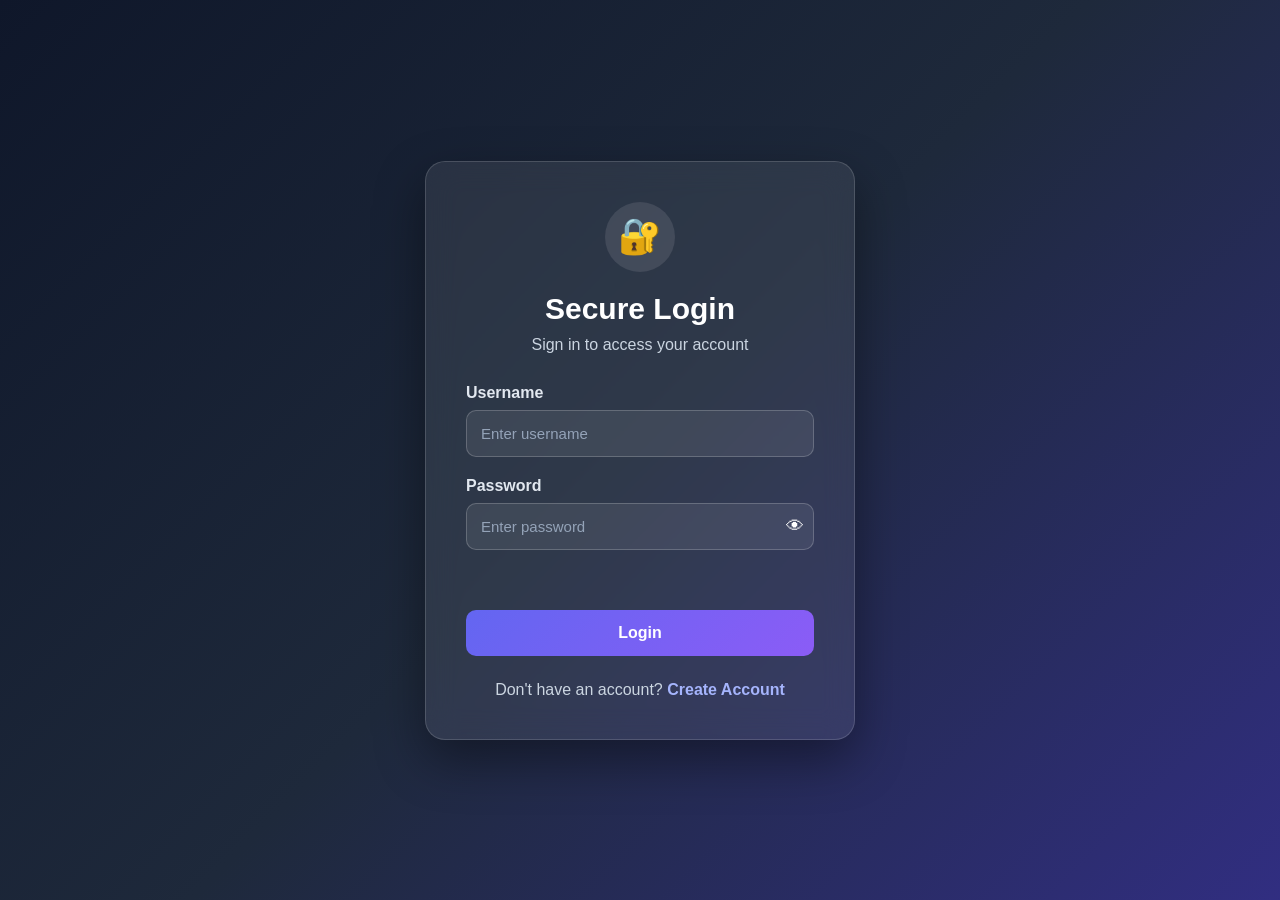
<file: index.html>
<!DOCTYPE html>
<html lang="en">
<head>
    <meta charset="UTF-8">
    <meta name="viewport" content="width=device-width, initial-scale=1.0">
    <title>Secure Login System</title>
    <link rel="stylesheet" href="style.css">
</head>

<body>

<div class="container">

    <div class="login-box">

        <div class="logo">
            🔐
        </div>

        <h1>Secure Login</h1>
        <p class="subtitle">Sign in to access your account</p>

        <form id="loginForm">

            <div class="input-group">
                <label for="loginUsername">Username</label>
                <input
                    type="text"
                    id="loginUsername"
                    placeholder="Enter username"
                    autocomplete="username"
                    required
                >
            </div>

            <div class="input-group">
                <label for="loginPassword">Password</label>

                <div class="password-box">
                    <input
                        type="password"
                        id="loginPassword"
                        placeholder="Enter password"
                        autocomplete="current-password"
                        required
                    >

                    <button type="button" id="toggleLoginPassword">
                        👁
                    </button>
                </div>
            </div>

            <div id="loginMessage" class="message"></div>

            <button type="submit" class="btn">
                Login
            </button>

        </form>

        <p class="register-link">
            Don't have an account?
            <a href="register.html">Create Account</a>
        </p>

    </div>

</div>

<script>
const loginForm = document.getElementById("loginForm");
const loginMessage = document.getElementById("loginMessage");

const toggleLoginPassword =
    document.getElementById("toggleLoginPassword");

const loginPassword =
    document.getElementById("loginPassword");


/* Show / Hide Password */
toggleLoginPassword.addEventListener("click", () => {

    if (loginPassword.type === "password") {
        loginPassword.type = "text";
        toggleLoginPassword.textContent = "🙈";
    } else {
        loginPassword.type = "password";
        toggleLoginPassword.textContent = "👁";
    }

});


/* Hash password using Web Crypto API */
async function hashPassword(password) {

    const encoder = new TextEncoder();

    const data = encoder.encode(password);

    const hashBuffer =
        await crypto.subtle.digest("SHA-256", data);

    const hashArray =
        Array.from(new Uint8Array(hashBuffer));

    return hashArray
        .map(byte => byte.toString(16).padStart(2, "0"))
        .join("");
}


/* Login */
loginForm.addEventListener("submit", async (event) => {

    event.preventDefault();

    const username =
        document.getElementById("loginUsername").value.trim();

    const password =
        loginPassword.value;

    loginMessage.textContent = "";
    loginMessage.className = "message";


    if (username.length < 3) {

        loginMessage.textContent =
            "Username must contain at least 3 characters.";

        loginMessage.classList.add("error");

        return;
    }


    if (password.length < 8) {

        loginMessage.textContent =
            "Password must contain at least 8 characters.";

        loginMessage.classList.add("error");

        return;
    }


    const storedUser =
        localStorage.getItem("secureUser");


    if (!storedUser) {

        loginMessage.textContent =
            "No account found. Please register first.";

        loginMessage.classList.add("error");

        return;
    }


    const user = JSON.parse(storedUser);

    const hashedPassword =
        await hashPassword(password);


    if (
        username === user.username &&
        hashedPassword === user.passwordHash
    ) {

        /*
         * Store only login state.
         * The password is NOT stored in sessionStorage.
         */
        sessionStorage.setItem(
            "loggedIn",
            "true"
        );

        sessionStorage.setItem(
            "username",
            user.username
        );

        sessionStorage.setItem(
            "loginTime",
            Date.now().toString()
        );


        loginMessage.textContent =
            "Login successful!";

        loginMessage.classList.add("success");


        setTimeout(() => {

            window.location.href =
                "dashboard.html";

        }, 800);

    } else {

        loginMessage.textContent =
            "Invalid username or password.";

        loginMessage.classList.add("error");

    }

});
</script>

</body>
</html>
</file>
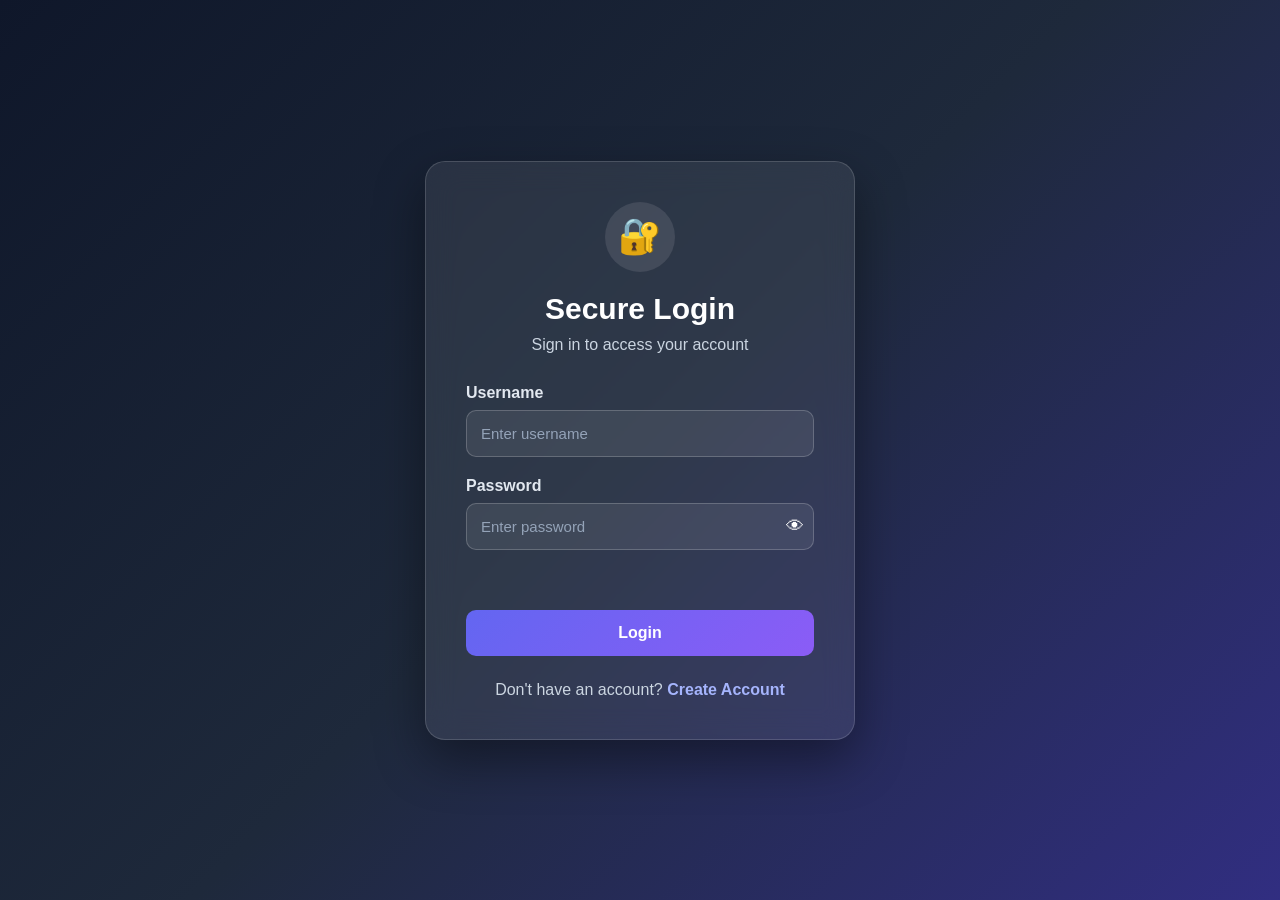
<file: dashboard.html>
<!DOCTYPE html>
<html lang="en">

<head>

    <meta charset="UTF-8">

    <meta
        name="viewport"
        content="width=device-width, initial-scale=1.0"
    >

    <title>Secure Dashboard</title>

    <link rel="stylesheet" href="style.css">

</head>

<body>

<div class="dashboard">

    <nav class="navbar">

        <div class="brand">
            🔐 Secure System
        </div>

        <button
            id="logoutButton"
            class="logout-btn"
        >
            Logout
        </button>

    </nav>


    <main class="dashboard-content">

        <div class="welcome-card">

            <div class="shield">
                🛡️
            </div>

            <h1>
                Welcome,
                <span id="username"></span>!
            </h1>

            <p>
                You have successfully logged into
                the secure dashboard.
            </p>

        </div>


        <div class="security-grid">

            <div class="security-card">

                <div class="card-icon">
                    🔒
                </div>

                <h3>
                    Password Protected
                </h3>

                <p>
                    Your password is hashed before
                    being stored.
                </p>

            </div>


            <div class="security-card">

                <div class="card-icon">
                    🛡️
                </div>

                <h3>
                    Input Validation
                </h3>

                <p>
                    User input is checked before
                    processing.
                </p>

            </div>


            <div class="security-card">

                <div class="card-icon">
                    🎫
                </div>

                <h3>
                    Session Management
                </h3>

                <p>
                    Your login session is maintained
                    until logout or expiration.
                </p>

            </div>

        </div>


        <div class="info-box">

            <h2>Security Status</h2>

            <div class="status">

                <span class="status-dot"></span>

                <span>
                    Session Active
                </span>

            </div>

            <p id="sessionTime"></p>

        </div>

    </main>

</div>


<script>

/* Check login */

const loggedIn =
    sessionStorage.getItem("loggedIn");


if (loggedIn !== "true") {

    window.location.href =
        "index.html";

}


/* Display username */

const username =
    sessionStorage.getItem("username");


document.getElementById(
    "username"
).textContent = username || "User";


/* Session timeout */

const loginTime =
    Number(
        sessionStorage.getItem(
            "loginTime"
        )
    );


const SESSION_DURATION =
    30 * 60 * 1000;


/* Check session expiration */

function checkSession() {

    if (
        !loginTime ||
        Date.now() - loginTime >
        SESSION_DURATION
    ) {

        sessionStorage.clear();

        alert(
            "Your session has expired. Please login again."
        );

        window.location.href =
            "index.html";

    }

}


/* Show remaining session time */

function updateSessionTime() {

    const remaining =
        SESSION_DURATION -
        (Date.now() - loginTime);


    if (remaining <= 0) {

        checkSession();

        return;

    }


    const minutes =
        Math.floor(
            remaining / 60000
        );


    const seconds =
        Math.floor(
            (remaining % 60000) / 1000
        );


    document.getElementById(
        "sessionTime"
    ).textContent =
        `Session expires in ${minutes}m ${seconds}s`;

}


setInterval(
    updateSessionTime,
    1000
);


updateSessionTime();


/* Logout */

document.getElementById(
    "logoutButton"
).addEventListener(
    "click",
    () => {

        sessionStorage.clear();

        window.location.href =
            "index.html";

    }
);

</script>

</body>
</html>
</file>
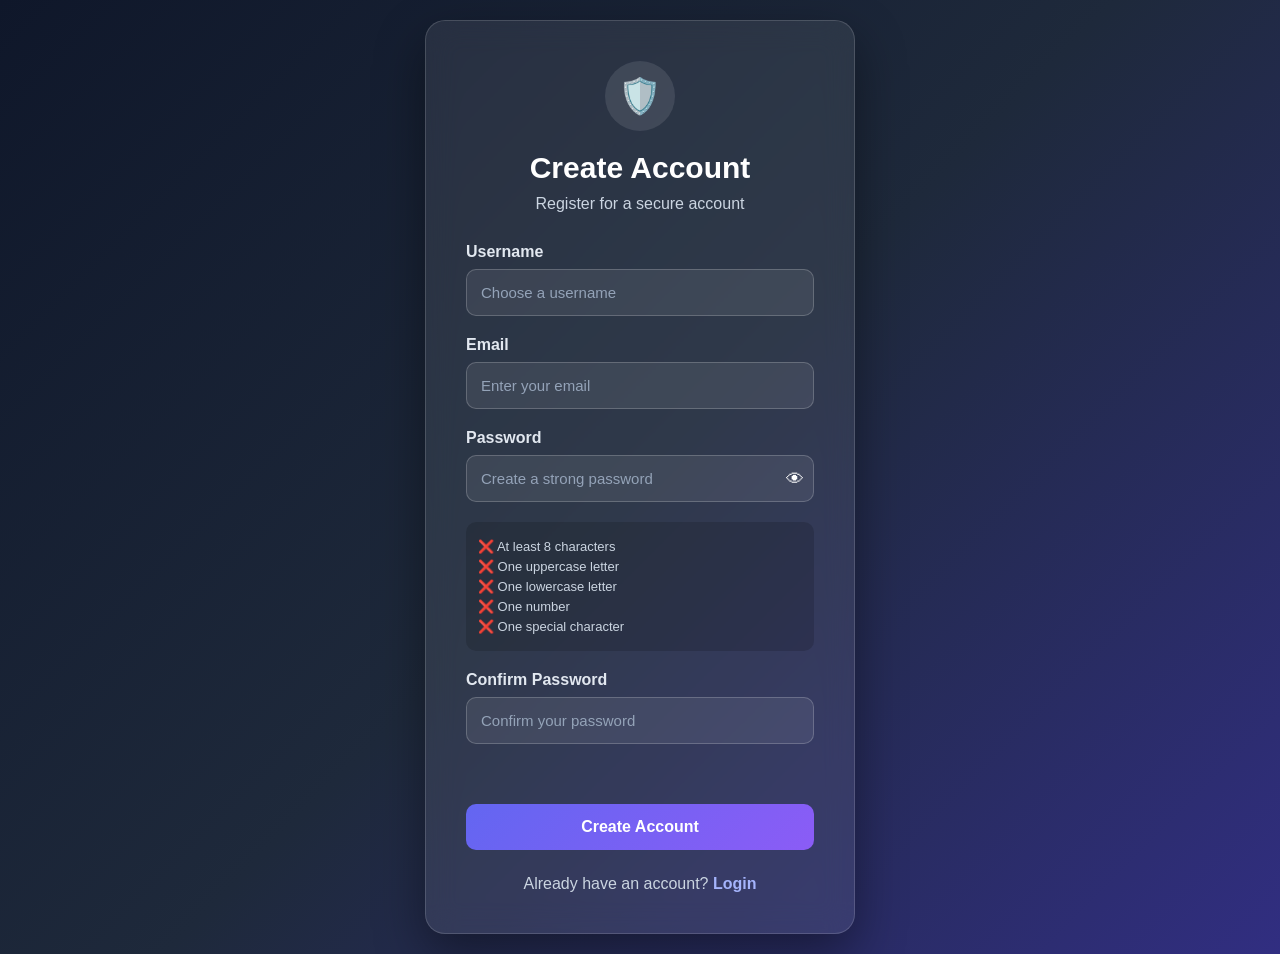
<file: register.html>
<!DOCTYPE html>
<html lang="en">

<head>

    <meta charset="UTF-8">

    <meta
        name="viewport"
        content="width=device-width, initial-scale=1.0"
    >

    <title>Create Account</title>

    <link rel="stylesheet" href="style.css">

</head>

<body>

<div class="container">

    <div class="login-box">

        <div class="logo">
            🛡️
        </div>

        <h1>Create Account</h1>

        <p class="subtitle">
            Register for a secure account
        </p>


        <form id="registerForm">

            <div class="input-group">

                <label for="username">
                    Username
                </label>

                <input
                    type="text"
                    id="username"
                    placeholder="Choose a username"
                    autocomplete="username"
                    required
                >

            </div>


            <div class="input-group">

                <label for="email">
                    Email
                </label>

                <input
                    type="email"
                    id="email"
                    placeholder="Enter your email"
                    autocomplete="email"
                    required
                >

            </div>


            <div class="input-group">

                <label for="password">
                    Password
                </label>

                <div class="password-box">

                    <input
                        type="password"
                        id="password"
                        placeholder="Create a strong password"
                        autocomplete="new-password"
                        required
                    >

                    <button
                        type="button"
                        id="togglePassword"
                    >
                        👁
                    </button>

                </div>

            </div>


            <!-- Password requirements -->

            <div class="requirements">

                <p id="length">
                    ❌ At least 8 characters
                </p>

                <p id="uppercase">
                    ❌ One uppercase letter
                </p>

                <p id="lowercase">
                    ❌ One lowercase letter
                </p>

                <p id="number">
                    ❌ One number
                </p>

                <p id="special">
                    ❌ One special character
                </p>

            </div>


            <div class="input-group">

                <label for="confirmPassword">
                    Confirm Password
                </label>

                <input
                    type="password"
                    id="confirmPassword"
                    placeholder="Confirm your password"
                    autocomplete="new-password"
                    required
                >

            </div>


            <div id="registerMessage"
                 class="message">
            </div>


            <button
                type="submit"
                class="btn"
            >
                Create Account
            </button>

        </form>


        <p class="register-link">

            Already have an account?

            <a href="index.html">
                Login
            </a>

        </p>

    </div>

</div>


<script>

/* Elements */

const registerForm =
    document.getElementById("registerForm");

const password =
    document.getElementById("password");

const confirmPassword =
    document.getElementById("confirmPassword");

const registerMessage =
    document.getElementById("registerMessage");

const togglePassword =
    document.getElementById("togglePassword");


/* Show / Hide password */

togglePassword.addEventListener("click", () => {

    if (password.type === "password") {

        password.type = "text";

        togglePassword.textContent = "🙈";

    } else {

        password.type = "password";

        togglePassword.textContent = "👁";

    }

});


/* Password strength checker */

password.addEventListener("input", () => {

    const value = password.value;


    updateRequirement(
        "length",
        value.length >= 8
    );


    updateRequirement(
        "uppercase",
        /[A-Z]/.test(value)
    );


    updateRequirement(
        "lowercase",
        /[a-z]/.test(value)
    );


    updateRequirement(
        "number",
        /[0-9]/.test(value)
    );


    updateRequirement(
        "special",
        /[^A-Za-z0-9]/.test(value)
    );

});


function updateRequirement(id, valid) {

    const element =
        document.getElementById(id);

    if (valid) {

        element.textContent =
            "✅ " + element.textContent.substring(2);

        element.classList.add("valid");

    } else {

        element.textContent =
            "❌ " + element.textContent.substring(2);

        element.classList.remove("valid");

    }

}


/* Hash password */

async function hashPassword(password) {

    const encoder =
        new TextEncoder();

    const data =
        encoder.encode(password);

    const hashBuffer =
        await crypto.subtle.digest(
            "SHA-256",
            data
        );

    const hashArray =
        Array.from(
            new Uint8Array(hashBuffer)
        );

    return hashArray
        .map(
            byte =>
                byte
                    .toString(16)
                    .padStart(2, "0")
        )
        .join("");

}


/* Registration */

registerForm.addEventListener(
    "submit",
    async (event) => {

        event.preventDefault();


        const username =
            document
                .getElementById("username")
                .value
                .trim();


        const email =
            document
                .getElementById("email")
                .value
                .trim();


        const passwordValue =
            password.value;


        const confirmValue =
            confirmPassword.value;


        registerMessage.textContent = "";

        registerMessage.className =
            "message";


        /* Username validation */

        if (!/^[a-zA-Z0-9_]{3,20}$/.test(username)) {

            showError(
                "Username must be 3-20 characters and contain only letters, numbers or underscore."
            );

            return;

        }


        /* Email validation */

        const emailPattern =
            /^[^\s@]+@[^\s@]+\.[^\s@]+$/;


        if (!emailPattern.test(email)) {

            showError(
                "Please enter a valid email address."
            );

            return;

        }


        /* Password validation */

        const strongPassword =
            passwordValue.length >= 8 &&
            /[A-Z]/.test(passwordValue) &&
            /[a-z]/.test(passwordValue) &&
            /[0-9]/.test(passwordValue) &&
            /[^A-Za-z0-9]/.test(passwordValue);


        if (!strongPassword) {

            showError(
                "Please create a stronger password."
            );

            return;

        }


        /* Confirm password */

        if (passwordValue !== confirmValue) {

            showError(
                "Passwords do not match."
            );

            return;

        }


        /* Check existing account */

        if (localStorage.getItem("secureUser")) {

            showError(
                "An account already exists on this browser."
            );

            return;

        }


        /* Hash password */

        const passwordHash =
            await hashPassword(passwordValue);


        /*
         * Store demo account.
         *
         * Notice that the plain-text password
         * is never stored.
         */

        const user = {

            username: username,

            email: email,

            passwordHash: passwordHash

        };


        localStorage.setItem(
            "secureUser",
            JSON.stringify(user)
        );


        registerMessage.textContent =
            "Account created successfully!";

        registerMessage.classList.add(
            "success"
        );


        registerForm.reset();


        setTimeout(() => {

            window.location.href =
                "index.html";

        }, 1200);

    }
);


function showError(message) {

    registerMessage.textContent =
        message;

    registerMessage.classList.add(
        "error"
    );

}

</script>

</body>
</html>
</file>
<file: style.css>
* {
    margin: 0;
    padding: 0;
    box-sizing: border-box;
}


body {
    font-family: Arial, Helvetica, sans-serif;

    min-height: 100vh;

    background:
        linear-gradient(
            135deg,
            #0f172a,
            #1e293b,
            #312e81
        );

    color: #ffffff;
}


/* Main container */

.container {

    min-height: 100vh;

    display: flex;

    justify-content: center;

    align-items: center;

    padding: 20px;
}


/* Login box */

.login-box {

    width: 100%;

    max-width: 430px;

    padding: 40px;

    background: rgba(
        255,
        255,
        255,
        0.08
    );

    border: 1px solid rgba(
        255,
        255,
        255,
        0.15
    );

    border-radius: 20px;

    backdrop-filter: blur(15px);

    box-shadow:
        0 20px 50px
        rgba(0, 0, 0, 0.4);
}


/* Logo */

.logo {

    width: 70px;

    height: 70px;

    margin: 0 auto 20px;

    display: flex;

    justify-content: center;

    align-items: center;

    font-size: 35px;

    background: rgba(
        255,
        255,
        255,
        0.1
    );

    border-radius: 50%;
}


h1 {

    text-align: center;

    margin-bottom: 10px;

    font-size: 30px;
}


.subtitle {

    text-align: center;

    color: #cbd5e1;

    margin-bottom: 30px;
}


/* Input */

.input-group {

    margin-bottom: 20px;
}


.input-group label {

    display: block;

    margin-bottom: 8px;

    font-weight: bold;

    color: #e2e8f0;
}


.input-group input {

    width: 100%;

    padding: 14px;

    border: 1px solid
        rgba(255, 255, 255, 0.2);

    border-radius: 10px;

    outline: none;

    background: rgba(
        255,
        255,
        255,
        0.08
    );

    color: white;

    font-size: 15px;
}


.input-group input:focus {

    border-color: #818cf8;

    box-shadow:
        0 0 0 3px
        rgba(129, 140, 248, 0.15);
}


.input-group input::placeholder {

    color: #94a3b8;
}


/* Password */

.password-box {

    position: relative;
}


.password-box input {

    padding-right: 50px;
}


.password-box button {

    position: absolute;

    right: 10px;

    top: 50%;

    transform: translateY(-50%);

    border: none;

    background: transparent;

    color: white;

    cursor: pointer;

    font-size: 18px;
}


/* Button */

.btn {

    width: 100%;

    padding: 14px;

    border: none;

    border-radius: 10px;

    background:
        linear-gradient(
            135deg,
            #6366f1,
            #8b5cf6
        );

    color: white;

    font-size: 16px;

    font-weight: bold;

    cursor: pointer;

    transition: 0.3s;
}


.btn:hover {

    transform: translateY(-2px);

    box-shadow:
        0 10px 25px
        rgba(99, 102, 241, 0.35);
}


/* Register link */

.register-link {

    text-align: center;

    margin-top: 25px;

    color: #cbd5e1;
}


.register-link a {

    color: #a5b4fc;

    font-weight: bold;

    text-decoration: none;
}


.register-link a:hover {

    text-decoration: underline;
}


/* Messages */

.message {

    min-height: 25px;

    margin-bottom: 15px;

    text-align: center;

    font-size: 14px;
}


.error {

    color: #fca5a5;
}


.success {

    color: #86efac;
}


/* Password requirements */

.requirements {

    background: rgba(
        0,
        0,
        0,
        0.15
    );

    border-radius: 10px;

    padding: 12px;

    margin-bottom: 20px;

    font-size: 13px;

    color: #cbd5e1;
}


.requirements p {

    margin: 5px 0;
}


.requirements .valid {

    color: #86efac;
}


/* Dashboard */

.dashboard {

    min-height: 100vh;
}


.navbar {

    height: 70px;

    display: flex;

    align-items: center;

    justify-content: space-between;

    padding: 0 6%;

    background: rgba(
        0,
        0,
        0,
        0.2
    );

    border-bottom: 1px solid
        rgba(255,255,255,0.1);
}


.brand {

    font-size: 20px;

    font-weight: bold;
}


.logout-btn {

    padding: 10px 20px;

    border: 1px solid
        rgba(255,255,255,0.2);

    border-radius: 8px;

    background: rgba(
        255,
        255,
        255,
        0.1
    );

    color: white;

    cursor: pointer;
}


.logout-btn:hover {

    background: rgba(
        239,
        68,
        68,
        0.7
    );
}


/* Dashboard content */

.dashboard-content {

    max-width: 1100px;

    margin: auto;

    padding: 60px 20px;
}


.welcome-card {

    text-align: center;

    padding: 50px 20px;

    background: rgba(
        255,
        255,
        255,
        0.08
    );

    border-radius: 20px;

    border: 1px solid
        rgba(255,255,255,0.1);
}


.shield {

    font-size: 60px;

    margin-bottom: 20px;
}


.welcome-card h1 {

    font-size: 36px;
}


.welcome-card p {

    color: #cbd5e1;

    margin-top: 15px;
}


/* Security cards */

.security-grid {

    display: grid;

    grid-template-columns:
        repeat(
            3,
            1fr
        );

    gap: 20px;

    margin-top: 30px;
}


.security-card {

    padding: 30px;

    background: rgba(
        255,
        255,
        255,
        0.07
    );

    border-radius: 15px;

    border: 1px solid
        rgba(255,255,255,0.1);
}


.card-icon {

    font-size: 35px;

    margin-bottom: 15px;
}


.security-card h3 {

    margin-bottom: 10px;
}


.security-card p {

    color: #cbd5e1;

    line-height: 1.5;
}


/* Security status */

.info-box {

    margin-top: 30px;

    padding: 30px;

    background: rgba(
        255,
        255,
        255,
        0.07
    );

    border-radius: 15px;
}


.info-box h2 {

    margin-bottom: 20px;
}


.status {

    display: flex;

    align-items: center;

    gap: 10px;

    margin-bottom: 15px;
}


.status-dot {

    width: 12px;

    height: 12px;

    border-radius: 50%;

    background: #22c55e;

    box-shadow:
        0 0 10px #22c55e;
}


.info-box p {

    color: #cbd5e1;
}


/* Mobile */

@media (max-width: 700px) {

    .login-box {

        padding: 30px 20px;
    }


    .security-grid {

        grid-template-columns: 1fr;
    }


    .welcome-card h1 {

        font-size: 27px;
    }


    .navbar {

        padding: 0 20px;
    }

}
</file>
